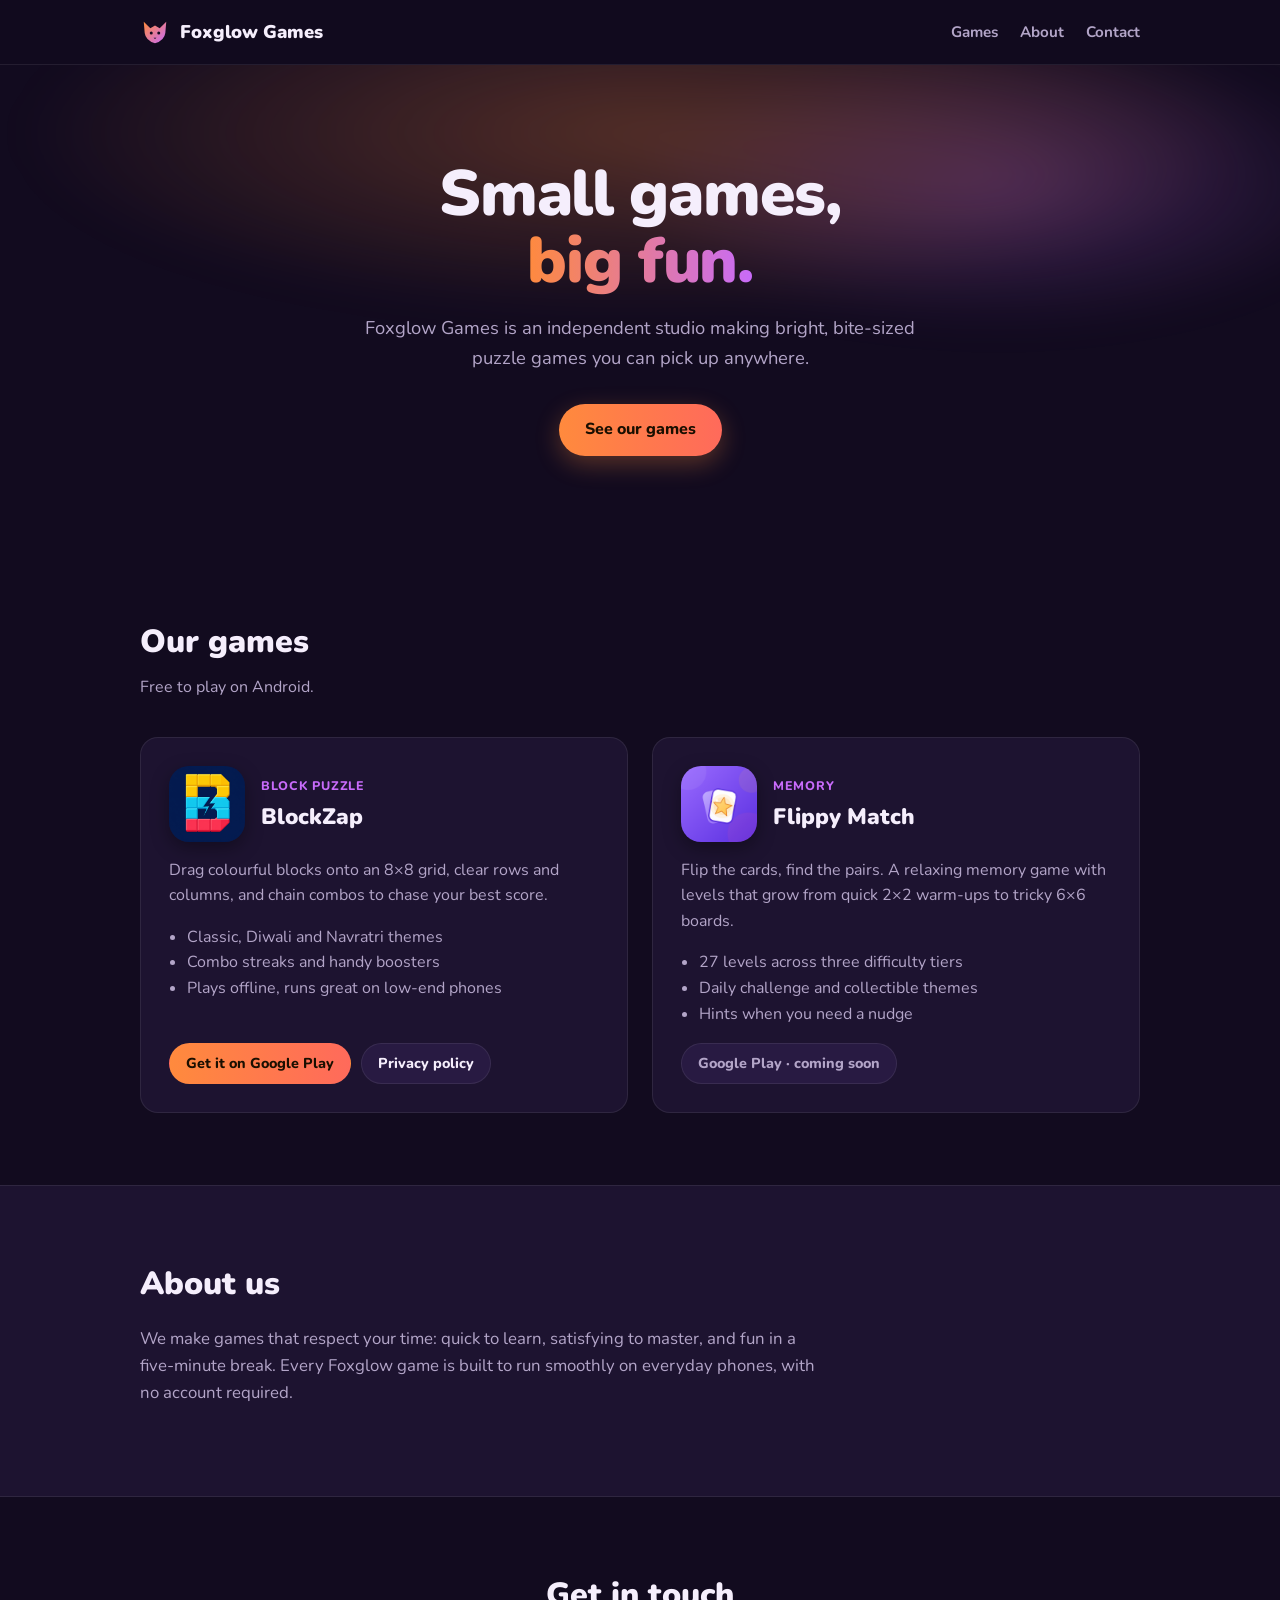
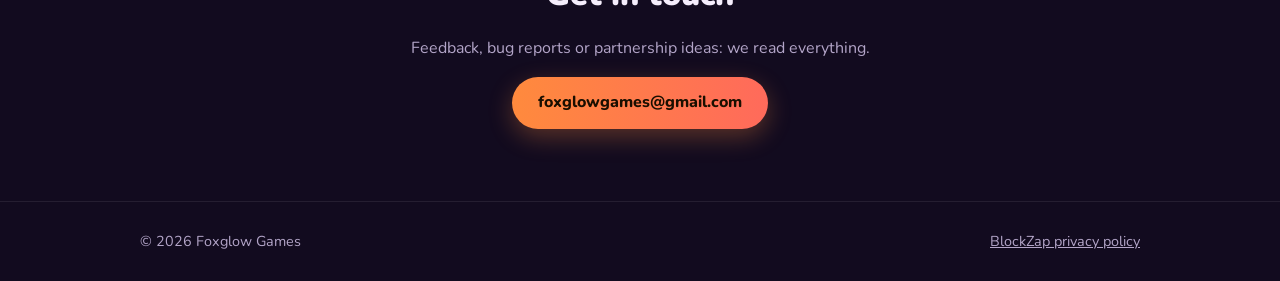
<file: index.html>
<!doctype html>
<html lang="en">
<head>
  <meta charset="utf-8">
  <meta name="viewport" content="width=device-width, initial-scale=1">
  <title>Foxglow Games</title>
  <meta name="description" content="Foxglow Games is an independent studio making bright, bite-sized mobile puzzle games.">
  <link rel="icon" href="assets/logo.svg" type="image/svg+xml">
  <link rel="preconnect" href="https://fonts.googleapis.com">
  <link rel="preconnect" href="https://fonts.gstatic.com" crossorigin>
  <link href="https://fonts.googleapis.com/css2?family=Nunito:wght@400;700;800;900&display=swap" rel="stylesheet">
  <link rel="stylesheet" href="styles.css">
</head>
<body>
  <header class="site-header">
    <div class="wrap">
      <a class="brand" href="./"><img class="brand-mark" src="assets/logo.svg" alt="">Foxglow Games</a>
      <nav class="nav">
        <a href="#games">Games</a>
        <a class="hide-sm" href="#about">About</a>
        <a href="#contact">Contact</a>
      </nav>
    </div>
  </header>

  <main>
    <section class="hero">
      <div class="wrap">
        <h1>Small games,<br><span>big fun.</span></h1>
        <p>Foxglow Games is an independent studio making bright, bite-sized puzzle games you can pick up anywhere.</p>
        <a class="btn" href="#games">See our games</a>
      </div>
    </section>

    <section id="games">
      <div class="wrap">
        <h2 class="section-title">Our games</h2>
        <p class="section-sub">Free to play on Android.</p>
        <div class="games">
          <article class="game">
            <div class="game-head">
              <img class="game-icon" src="assets/blockzap.png" alt="BlockZap icon">
              <div>
                <span class="tag">Block puzzle</span>
                <h3>BlockZap</h3>
              </div>
            </div>
            <p>Drag colourful blocks onto an 8×8 grid, clear rows and columns, and chain combos to chase your best score.</p>
            <ul>
              <li>Classic, Diwali and Navratri themes</li>
              <li>Combo streaks and handy boosters</li>
              <li>Plays offline, runs great on low-end phones</li>
            </ul>
            <div class="game-links">
              <a class="pill play" href="https://play.google.com/store/apps/details?id=com.mayurlalwani.blockzap" target="_blank" rel="noopener">Get it on Google Play</a>
              <a class="pill" href="blockzap/privacy/">Privacy policy</a>
            </div>
          </article>

          <article class="game">
            <div class="game-head">
              <img class="game-icon" src="assets/flippy-match.png" alt="Flippy Match icon">
              <div>
                <span class="tag">Memory</span>
                <h3>Flippy Match</h3>
              </div>
            </div>
            <p>Flip the cards, find the pairs. A relaxing memory game with levels that grow from quick 2×2 warm-ups to tricky 6×6 boards.</p>
            <ul>
              <li>27 levels across three difficulty tiers</li>
              <li>Daily challenge and collectible themes</li>
              <li>Hints when you need a nudge</li>
            </ul>
            <div class="game-links">
              <span class="pill soon">Google Play · coming soon</span>
            </div>
          </article>
        </div>
      </div>
    </section>

    <section id="about" class="about">
      <div class="wrap">
        <h2 class="section-title">About us</h2>
        <p>We make games that respect your time: quick to learn, satisfying to master, and fun in a five-minute break. Every Foxglow game is built to run smoothly on everyday phones, with no account required.</p>
      </div>
    </section>

    <section id="contact" class="contact">
      <div class="wrap">
        <h2 class="section-title">Get in touch</h2>
        <p>Feedback, bug reports or partnership ideas: we read everything.</p>
        <a class="btn" href="mailto:foxglowgames@gmail.com">foxglowgames@gmail.com</a>
      </div>
    </section>
  </main>

  <footer class="site-footer">
    <div class="wrap">
      <span>© 2026 Foxglow Games</span>
      <a href="blockzap/privacy/">BlockZap privacy policy</a>
    </div>
  </footer>
</body>
</html>
</file>
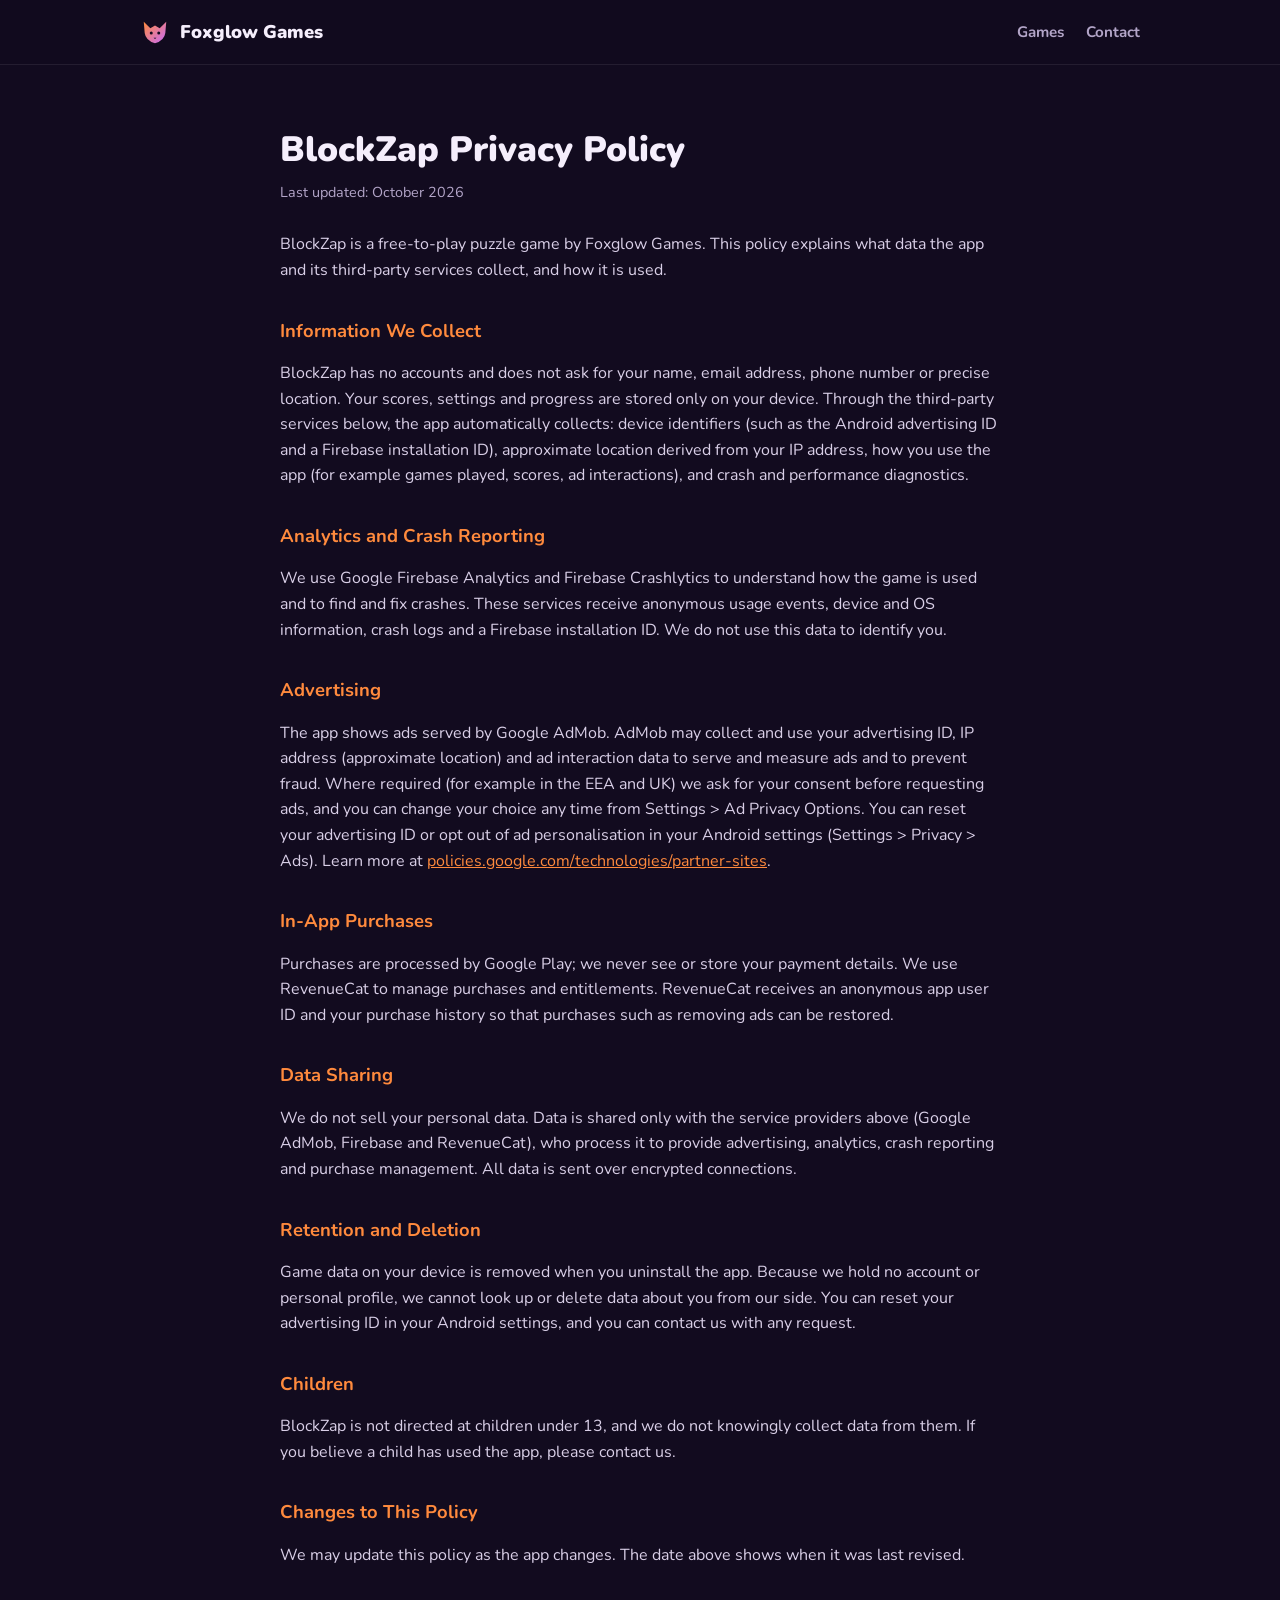
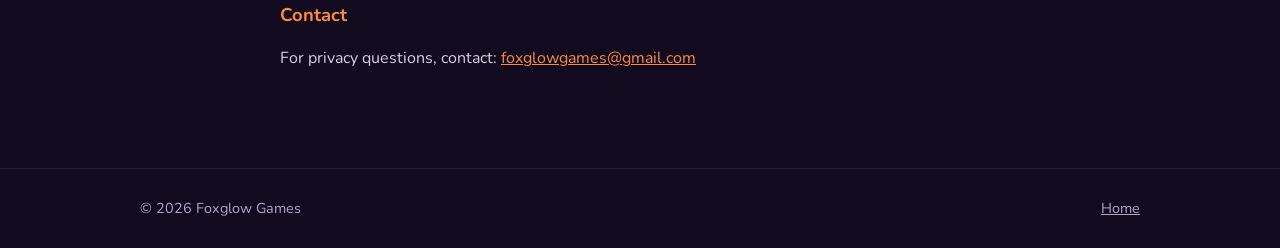
<file: blockzap/privacy/index.html>
<!doctype html>
<html lang="en">
<head>
  <meta charset="utf-8">
  <meta name="viewport" content="width=device-width, initial-scale=1">
  <title>BlockZap Privacy Policy</title>
  <meta name="description" content="Privacy policy for BlockZap by Foxglow Games.">
  <link rel="icon" href="../../assets/logo.svg" type="image/svg+xml">
  <link rel="preconnect" href="https://fonts.googleapis.com">
  <link rel="preconnect" href="https://fonts.gstatic.com" crossorigin>
  <link href="https://fonts.googleapis.com/css2?family=Nunito:wght@400;700;800;900&display=swap" rel="stylesheet">
  <link rel="stylesheet" href="../../styles.css">
</head>
<body>
  <header class="site-header">
    <div class="wrap">
      <a class="brand" href="../../"><img class="brand-mark" src="../../assets/logo.svg" alt="">Foxglow Games</a>
      <nav class="nav"><a href="../../#games">Games</a><a href="../../#contact">Contact</a></nav>
    </div>
  </header>
  <main class="policy">
    <h1>BlockZap Privacy Policy</h1>
    <p class="updated">Last updated: October 2026</p>
    <p>BlockZap is a free-to-play puzzle game by Foxglow Games. This policy explains what data the app and its third-party services collect, and how it is used.</p>
    <h2>Information We Collect</h2>
    <p>BlockZap has no accounts and does not ask for your name, email address, phone number or precise location. Your scores, settings and progress are stored only on your device. Through the third-party services below, the app automatically collects: device identifiers (such as the Android advertising ID and a Firebase installation ID), approximate location derived from your IP address, how you use the app (for example games played, scores, ad interactions), and crash and performance diagnostics.</p>
    <h2>Analytics and Crash Reporting</h2>
    <p>We use Google Firebase Analytics and Firebase Crashlytics to understand how the game is used and to find and fix crashes. These services receive anonymous usage events, device and OS information, crash logs and a Firebase installation ID. We do not use this data to identify you.</p>
    <h2>Advertising</h2>
    <p>The app shows ads served by Google AdMob. AdMob may collect and use your advertising ID, IP address (approximate location) and ad interaction data to serve and measure ads and to prevent fraud. Where required (for example in the EEA and UK) we ask for your consent before requesting ads, and you can change your choice any time from Settings &gt; Ad Privacy Options. You can reset your advertising ID or opt out of ad personalisation in your Android settings (Settings &gt; Privacy &gt; Ads). Learn more at <a href="https://policies.google.com/technologies/partner-sites">policies.google.com/technologies/partner-sites</a>.</p>
    <h2>In-App Purchases</h2>
    <p>Purchases are processed by Google Play; we never see or store your payment details. We use RevenueCat to manage purchases and entitlements. RevenueCat receives an anonymous app user ID and your purchase history so that purchases such as removing ads can be restored.</p>
    <h2>Data Sharing</h2>
    <p>We do not sell your personal data. Data is shared only with the service providers above (Google AdMob, Firebase and RevenueCat), who process it to provide advertising, analytics, crash reporting and purchase management. All data is sent over encrypted connections.</p>
    <h2>Retention and Deletion</h2>
    <p>Game data on your device is removed when you uninstall the app. Because we hold no account or personal profile, we cannot look up or delete data about you from our side. You can reset your advertising ID in your Android settings, and you can contact us with any request.</p>
    <h2>Children</h2>
    <p>BlockZap is not directed at children under 13, and we do not knowingly collect data from them. If you believe a child has used the app, please contact us.</p>
    <h2>Changes to This Policy</h2>
    <p>We may update this policy as the app changes. The date above shows when it was last revised.</p>
    <h2>Contact</h2>
    <p>For privacy questions, contact: <a href="mailto:foxglowgames@gmail.com">foxglowgames@gmail.com</a></p>
  </main>
  <footer class="site-footer"><div class="wrap"><span>© 2026 Foxglow Games</span><a href="../../">Home</a></div></footer>
</body>
</html>
</file>
<file: styles.css>
:root {
  --bg: #120b1f;
  --surface: #1d1330;
  --surface-2: #281a42;
  --text: #f5eefc;
  --muted: #b3a5c8;
  --accent: #ff8a3d;
  --accent-2: #c86bfa;
  --border: rgba(255, 255, 255, 0.08);
  --radius: 18px;
}

* { box-sizing: border-box; }

html { scroll-behavior: smooth; }

body {
  margin: 0;
  background: var(--bg);
  color: var(--text);
  font-family: "Nunito", system-ui, -apple-system, "Segoe UI", sans-serif;
  line-height: 1.6;
  -webkit-font-smoothing: antialiased;
}

a { color: var(--accent); }

.wrap { max-width: 1040px; margin: 0 auto; padding: 0 20px; }

/* Header */
.site-header {
  position: sticky; top: 0; z-index: 10;
  background: rgba(18, 11, 31, 0.85);
  backdrop-filter: blur(10px);
  border-bottom: 1px solid var(--border);
}
.site-header .wrap { display: flex; align-items: center; justify-content: space-between; gap: 16px; height: 64px; }
.brand { display: flex; align-items: center; gap: 10px; white-space: nowrap; color: var(--text); text-decoration: none; font-weight: 900; font-size: 1.15rem; }
.brand-mark { width: 30px; height: 30px; }
.nav { display: flex; gap: 22px; }
.nav a { color: var(--muted); text-decoration: none; font-weight: 700; font-size: 0.95rem; }
.nav a:hover { color: var(--text); }

/* Hero */
.hero { position: relative; overflow: hidden; padding: 96px 0 88px; text-align: center; }
.hero::before {
  content: ""; position: absolute; inset: -40% -20% auto; height: 520px;
  background: radial-gradient(closest-side, rgba(255, 138, 61, 0.28), transparent 70%),
              radial-gradient(closest-side at 70% 60%, rgba(200, 107, 250, 0.25), transparent 70%);
  filter: blur(20px); z-index: -1;
}
.hero h1 { font-size: clamp(2.4rem, 6vw, 4rem); line-height: 1.05; margin: 0 0 18px; font-weight: 900; letter-spacing: -0.02em; }
.hero h1 span {
  background: linear-gradient(90deg, var(--accent), var(--accent-2));
  -webkit-background-clip: text; background-clip: text; color: transparent;
}
.hero p { color: var(--muted); font-size: 1.15rem; max-width: 560px; margin: 0 auto 32px; }
.btn {
  display: inline-block; padding: 13px 26px; border-radius: 999px;
  background: linear-gradient(90deg, var(--accent), #ff6a5b);
  color: #1a0f00; font-weight: 800; text-decoration: none;
  box-shadow: 0 8px 24px rgba(255, 138, 61, 0.3);
}
.btn:hover { transform: translateY(-1px); }

/* Sections */
section { padding: 72px 0; }
.section-title { font-size: 2rem; font-weight: 900; margin: 0 0 8px; }
.section-sub { color: var(--muted); margin: 0 0 36px; }

.games { display: grid; grid-template-columns: repeat(auto-fit, minmax(300px, 1fr)); gap: 24px; }
.game {
  background: var(--surface); border: 1px solid var(--border); border-radius: var(--radius);
  padding: 28px; display: flex; flex-direction: column; gap: 16px;
}
.game-head { display: flex; align-items: center; gap: 16px; }
.game-icon { width: 76px; height: 76px; border-radius: 20px; box-shadow: 0 6px 18px rgba(0,0,0,0.35); }
.game h3 { margin: 0; font-size: 1.4rem; font-weight: 900; }
.tag { display: inline-block; font-size: 0.78rem; font-weight: 800; color: var(--accent-2); text-transform: uppercase; letter-spacing: 0.06em; }
.game p { margin: 0; color: var(--muted); }
.game ul { margin: 0; padding-left: 18px; color: var(--muted); }
.game-links { margin-top: auto; display: flex; flex-wrap: wrap; gap: 10px; }
.pill {
  padding: 8px 16px; border-radius: 999px; font-weight: 800; font-size: 0.9rem; text-decoration: none;
  border: 1px solid var(--border); color: var(--text); background: var(--surface-2);
}
.pill.soon { color: var(--muted); cursor: default; }
.pill.play { background: linear-gradient(90deg, var(--accent), #ff6a5b); color: #1a0f00; border-color: transparent; }

.about { background: var(--surface); border-top: 1px solid var(--border); border-bottom: 1px solid var(--border); }
.about p { max-width: 680px; color: var(--muted); font-size: 1.05rem; }

.contact { text-align: center; }
.contact p { color: var(--muted); }

/* Footer */
.site-footer { border-top: 1px solid var(--border); padding: 28px 0; color: var(--muted); font-size: 0.9rem; }
.site-footer .wrap { display: flex; flex-wrap: wrap; justify-content: space-between; gap: 12px; }
.site-footer a { color: var(--muted); }

/* Policy pages */
.policy { max-width: 760px; padding: 56px 20px 80px; margin: 0 auto; }
.policy h1 { font-size: 2.2rem; font-weight: 900; margin: 0 0 4px; }
.policy .updated { color: var(--muted); font-size: 0.9rem; margin: 0 0 28px; }
.policy h2 { font-size: 1.15rem; color: var(--accent); margin: 32px 0 8px; }
.policy p { color: #d9cfe7; }

@media (max-width: 560px) {
  .nav { gap: 14px; }
  .nav a.hide-sm { display: none; }
  .hero { padding: 64px 0 56px; }
  section { padding: 56px 0; }
}

@media (max-width: 380px) {
  .brand { font-size: 1rem; gap: 8px; }
  .brand-mark { width: 26px; height: 26px; }
  .nav { gap: 12px; }
  .nav a { font-size: 0.9rem; }
}
</file>
